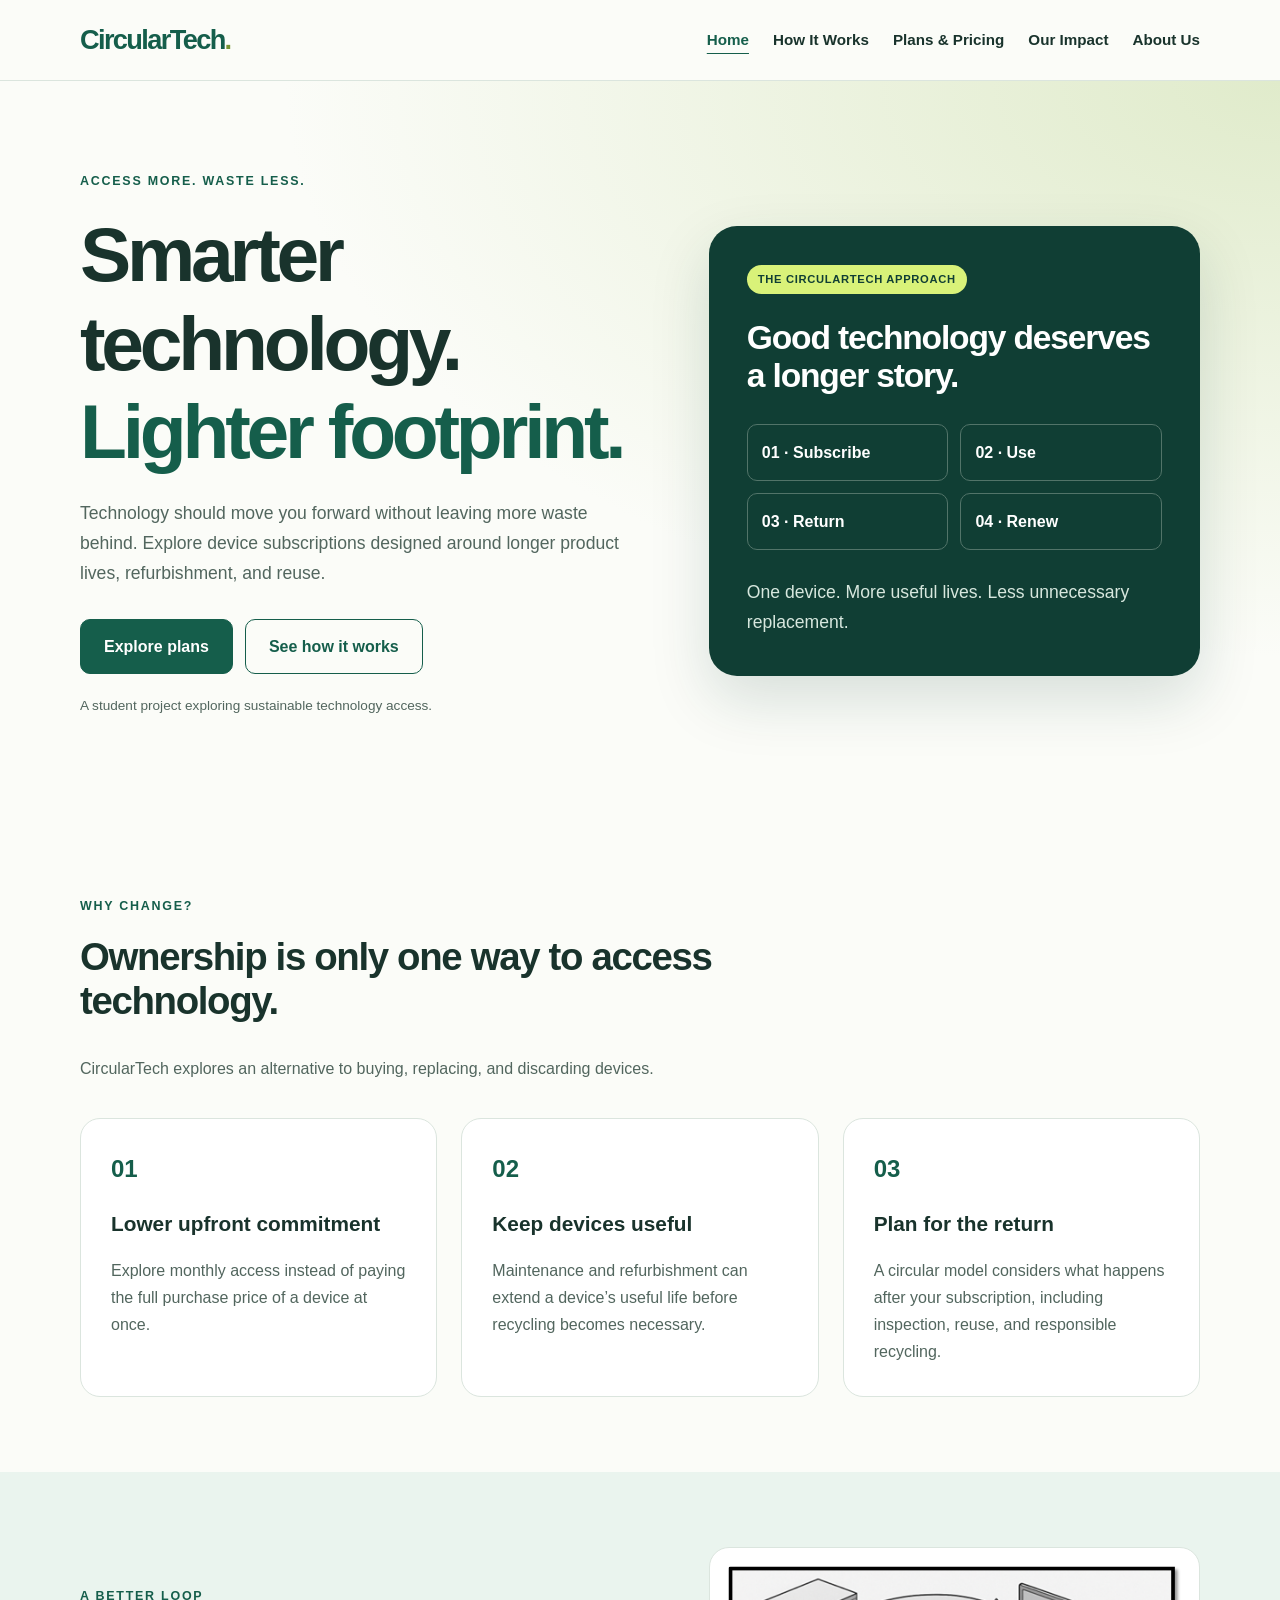
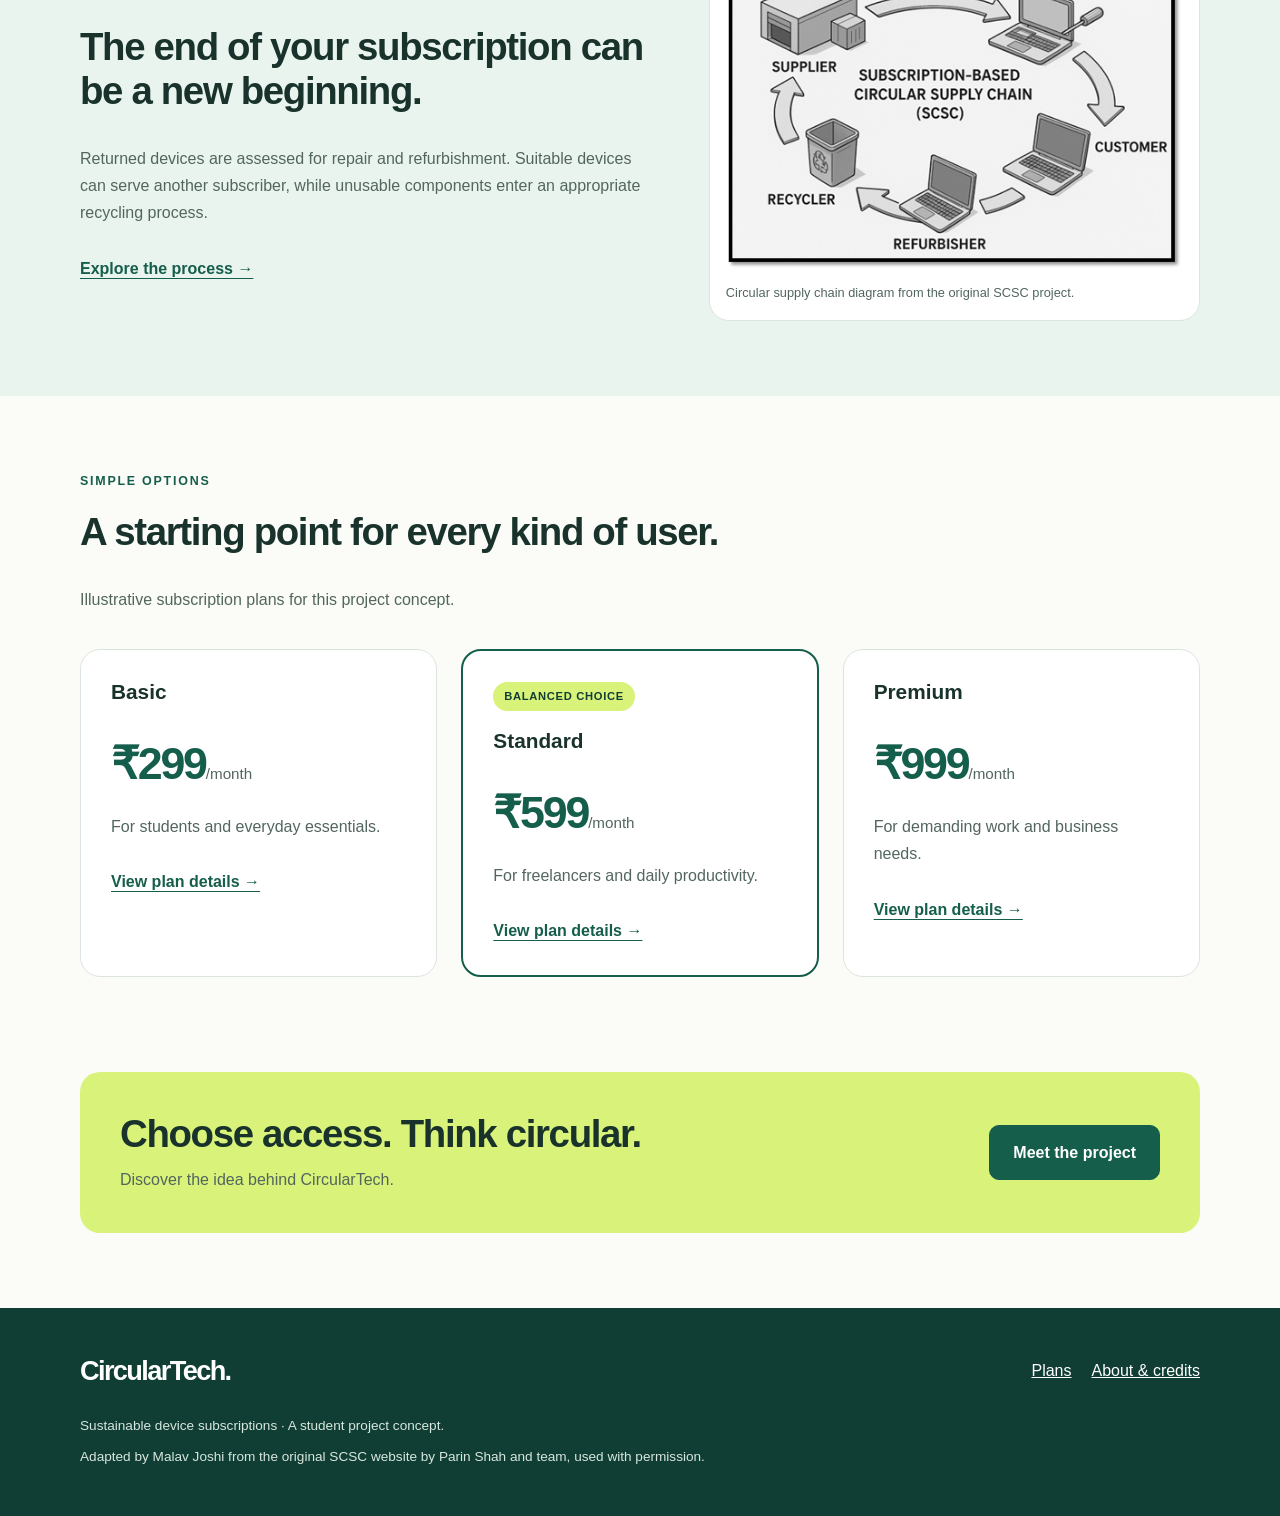
<file: index.html>
<!DOCTYPE html>
<html lang="en">
<head>
  <meta charset="UTF-8">
  <meta name="viewport" content="width=device-width, initial-scale=1.0">
  <meta name="description"
        content="Explore CircularTech, a sustainable device subscription concept built around access, refurbishment, and reuse.">
  <title>CircularTech | Sustainable Device Subscriptions</title>
  <link rel="stylesheet" href="css/style.css">
  <script src="js/script.js" defer></script>
</head>
<body>
  <a class="skip-link" href="#main">Skip to content</a>
  <header id="site-header"></header>

  <main id="main">
    <section class="hero">
      <div class="container hero-grid">
        <div>
          <span class="eyebrow">ACCESS MORE. WASTE LESS.</span>
          <h1>Smarter technology.<br><span>Lighter footprint.</span></h1>
          <p>
            Technology should move you forward without leaving more waste
            behind. Explore device subscriptions designed around longer
            product lives, refurbishment, and reuse.
          </p>
          <div class="actions">
            <a class="button" href="plans.html">Explore plans</a>
            <a class="button button-outline" href="how-it-works.html">
              See how it works
            </a>
          </div>
          <p class="small">A student project exploring sustainable technology access.</p>
        </div>

        <aside class="hero-card" aria-label="Our circular approach">
          <span class="pill">THE CIRCULARTECH APPROACH</span>
          <h2>Good technology deserves a longer story.</h2>
          <div class="cycle">
            <span>01 · Subscribe</span>
            <span>02 · Use</span>
            <span>03 · Return</span>
            <span>04 · Renew</span>
          </div>
          <p>One device. More useful lives. Less unnecessary replacement.</p>
        </aside>
      </div>
    </section>

    <section class="section">
      <div class="container">
        <div class="section-heading">
          <span class="eyebrow">WHY CHANGE?</span>
          <h2>Ownership is only one way to access technology.</h2>
          <p>
            CircularTech explores an alternative to buying, replacing,
            and discarding devices.
          </p>
        </div>

        <div class="grid grid-three">
          <article class="card">
            <span class="card-number">01</span>
            <h3>Lower upfront commitment</h3>
            <p>
              Explore monthly access instead of paying the full purchase
              price of a device at once.
            </p>
          </article>
          <article class="card">
            <span class="card-number">02</span>
            <h3>Keep devices useful</h3>
            <p>
              Maintenance and refurbishment can extend a device’s useful
              life before recycling becomes necessary.
            </p>
          </article>
          <article class="card">
            <span class="card-number">03</span>
            <h3>Plan for the return</h3>
            <p>
              A circular model considers what happens after your subscription,
              including inspection, reuse, and responsible recycling.
            </p>
          </article>
        </div>
      </div>
    </section>

    <section class="section section-tint">
      <div class="container split">
        <div>
          <span class="eyebrow">A BETTER LOOP</span>
          <h2>The end of your subscription can be a new beginning.</h2>
          <p>
            Returned devices are assessed for repair and refurbishment.
            Suitable devices can serve another subscriber, while unusable
            components enter an appropriate recycling process.
          </p>
          <a class="text-link" href="how-it-works.html">Explore the process →</a>
        </div>
        <figure class="diagram">
          <img src="images/scsc-diagram.png"
               alt="Original SCSC diagram showing the supplier, customer, refurbisher, and recycler in a circular supply chain."
               loading="lazy">
          <figcaption>
            Circular supply chain diagram from the original SCSC project.
          </figcaption>
        </figure>
      </div>
    </section>

    <section class="section">
      <div class="container">
        <div class="section-heading">
          <span class="eyebrow">SIMPLE OPTIONS</span>
          <h2>A starting point for every kind of user.</h2>
          <p>Illustrative subscription plans for this project concept.</p>
        </div>
        <div class="grid grid-three">
          <article class="card">
            <h3>Basic</h3>
            <p class="price">₹299<span>/month</span></p>
            <p>For students and everyday essentials.</p>
            <a class="text-link" href="plans.html">View plan details →</a>
          </article>
          <article class="card featured">
            <span class="pill">BALANCED CHOICE</span>
            <h3>Standard</h3>
            <p class="price">₹599<span>/month</span></p>
            <p>For freelancers and daily productivity.</p>
            <a class="text-link" href="plans.html">View plan details →</a>
          </article>
          <article class="card">
            <h3>Premium</h3>
            <p class="price">₹999<span>/month</span></p>
            <p>For demanding work and business needs.</p>
            <a class="text-link" href="plans.html">View plan details →</a>
          </article>
        </div>
      </div>
    </section>

    <section class="container banner">
      <div>
        <h2>Choose access. Think circular.</h2>
        <p>Discover the idea behind CircularTech.</p>
      </div>
      <a class="button" href="about.html">Meet the project</a>
    </section>
  </main>

  <footer id="site-footer"></footer>
</body>
</html>
</file>
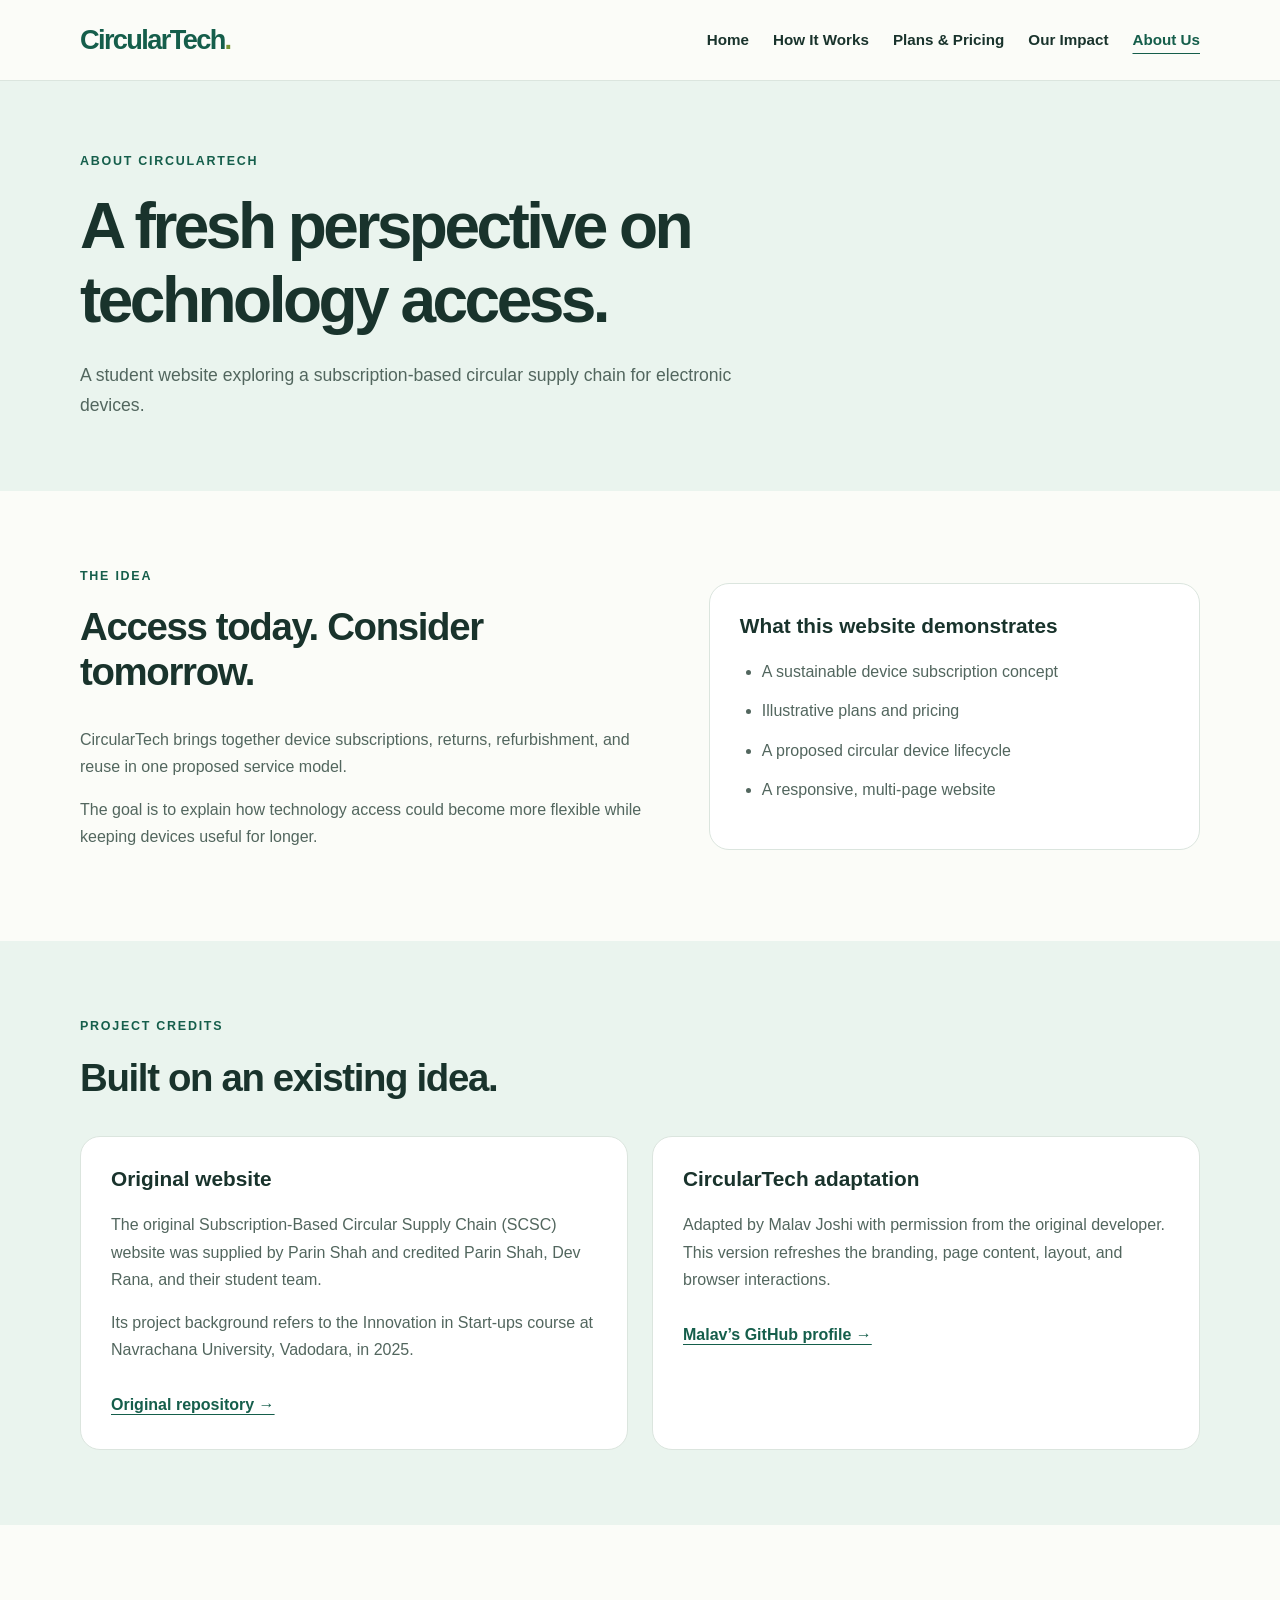
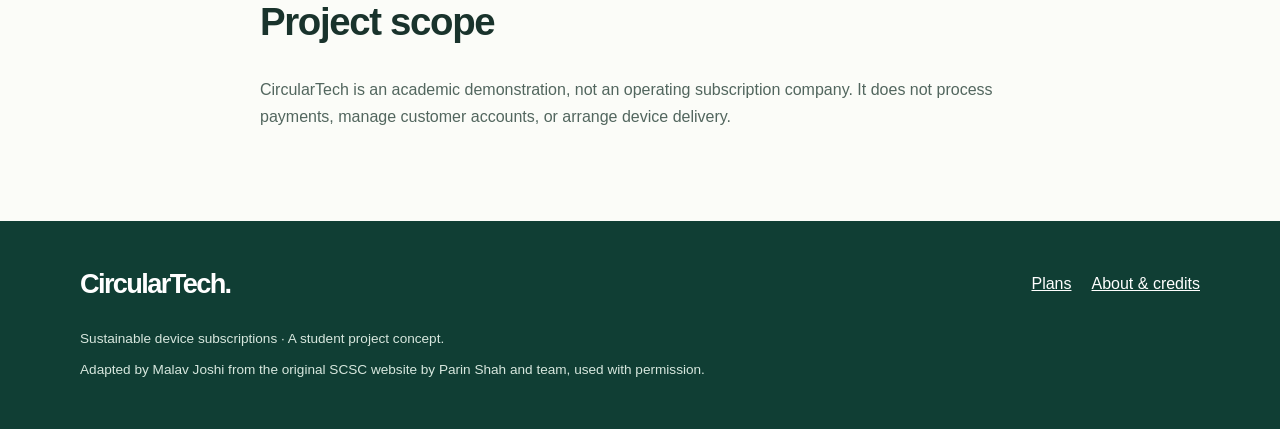
<file: about.html>
<!DOCTYPE html>
<html lang="en">
<head>
  <meta charset="UTF-8">
  <meta name="viewport" content="width=device-width, initial-scale=1.0">
  <meta name="description"
        content="Learn about CircularTech and the original student project behind it.">
  <title>About Us | CircularTech</title>
  <link rel="stylesheet" href="css/style.css">
  <script src="js/script.js" defer></script>
</head>
<body>
  <a class="skip-link" href="#main">Skip to content</a>
  <header id="site-header"></header>

  <main id="main">
    <section class="page-hero">
      <div class="container">
        <span class="eyebrow">ABOUT CIRCULARTECH</span>
        <h1>A fresh perspective on technology access.</h1>
        <p>
          A student website exploring a subscription-based circular
          supply chain for electronic devices.
        </p>
      </div>
    </section>

    <section class="section">
      <div class="container split">
        <div>
          <span class="eyebrow">THE IDEA</span>
          <h2>Access today. Consider tomorrow.</h2>
          <p>
            CircularTech brings together device subscriptions, returns,
            refurbishment, and reuse in one proposed service model.
          </p>
          <p>
            The goal is to explain how technology access could become
            more flexible while keeping devices useful for longer.
          </p>
        </div>
        <article class="card">
          <h3>What this website demonstrates</h3>
          <ul class="feature-list">
            <li>A sustainable device subscription concept</li>
            <li>Illustrative plans and pricing</li>
            <li>A proposed circular device lifecycle</li>
            <li>A responsive, multi-page website</li>
          </ul>
        </article>
      </div>
    </section>

    <section class="section section-tint">
      <div class="container">
        <div class="section-heading">
          <span class="eyebrow">PROJECT CREDITS</span>
          <h2>Built on an existing idea.</h2>
        </div>

        <div class="grid grid-two">
          <article class="card">
            <h3>Original website</h3>
            <p>
              The original Subscription-Based Circular Supply Chain
              (SCSC) website was supplied by Parin Shah and credited
              Parin Shah, Dev Rana, and their student team.
            </p>
            <p>
              Its project background refers to the Innovation in Start-ups
              course at Navrachana University, Vadodara, in 2025.
            </p>
            <a class="text-link"
               href="https://github.com/ParinShah2312/Subscription-Based-Circular-Supply-Chain-">
              Original repository →
            </a>
          </article>

          <article class="card">
            <h3>CircularTech adaptation</h3>
            <p>
              Adapted by Malav Joshi with permission from the original
              developer. This version refreshes the branding, page content,
              layout, and browser interactions.
            </p>
            <a class="text-link" href="https://github.com/malavjoshi003">
              Malav’s GitHub profile →
            </a>
          </article>
        </div>
      </div>
    </section>

    <section class="section">
      <div class="container narrow">
        <h2>Project scope</h2>
        <p>
          CircularTech is an academic demonstration, not an operating
          subscription company. It does not process payments, manage
          customer accounts, or arrange device delivery.
        </p>
      </div>
    </section>
  </main>

  <footer id="site-footer"></footer>
</body>
</html>
</file>
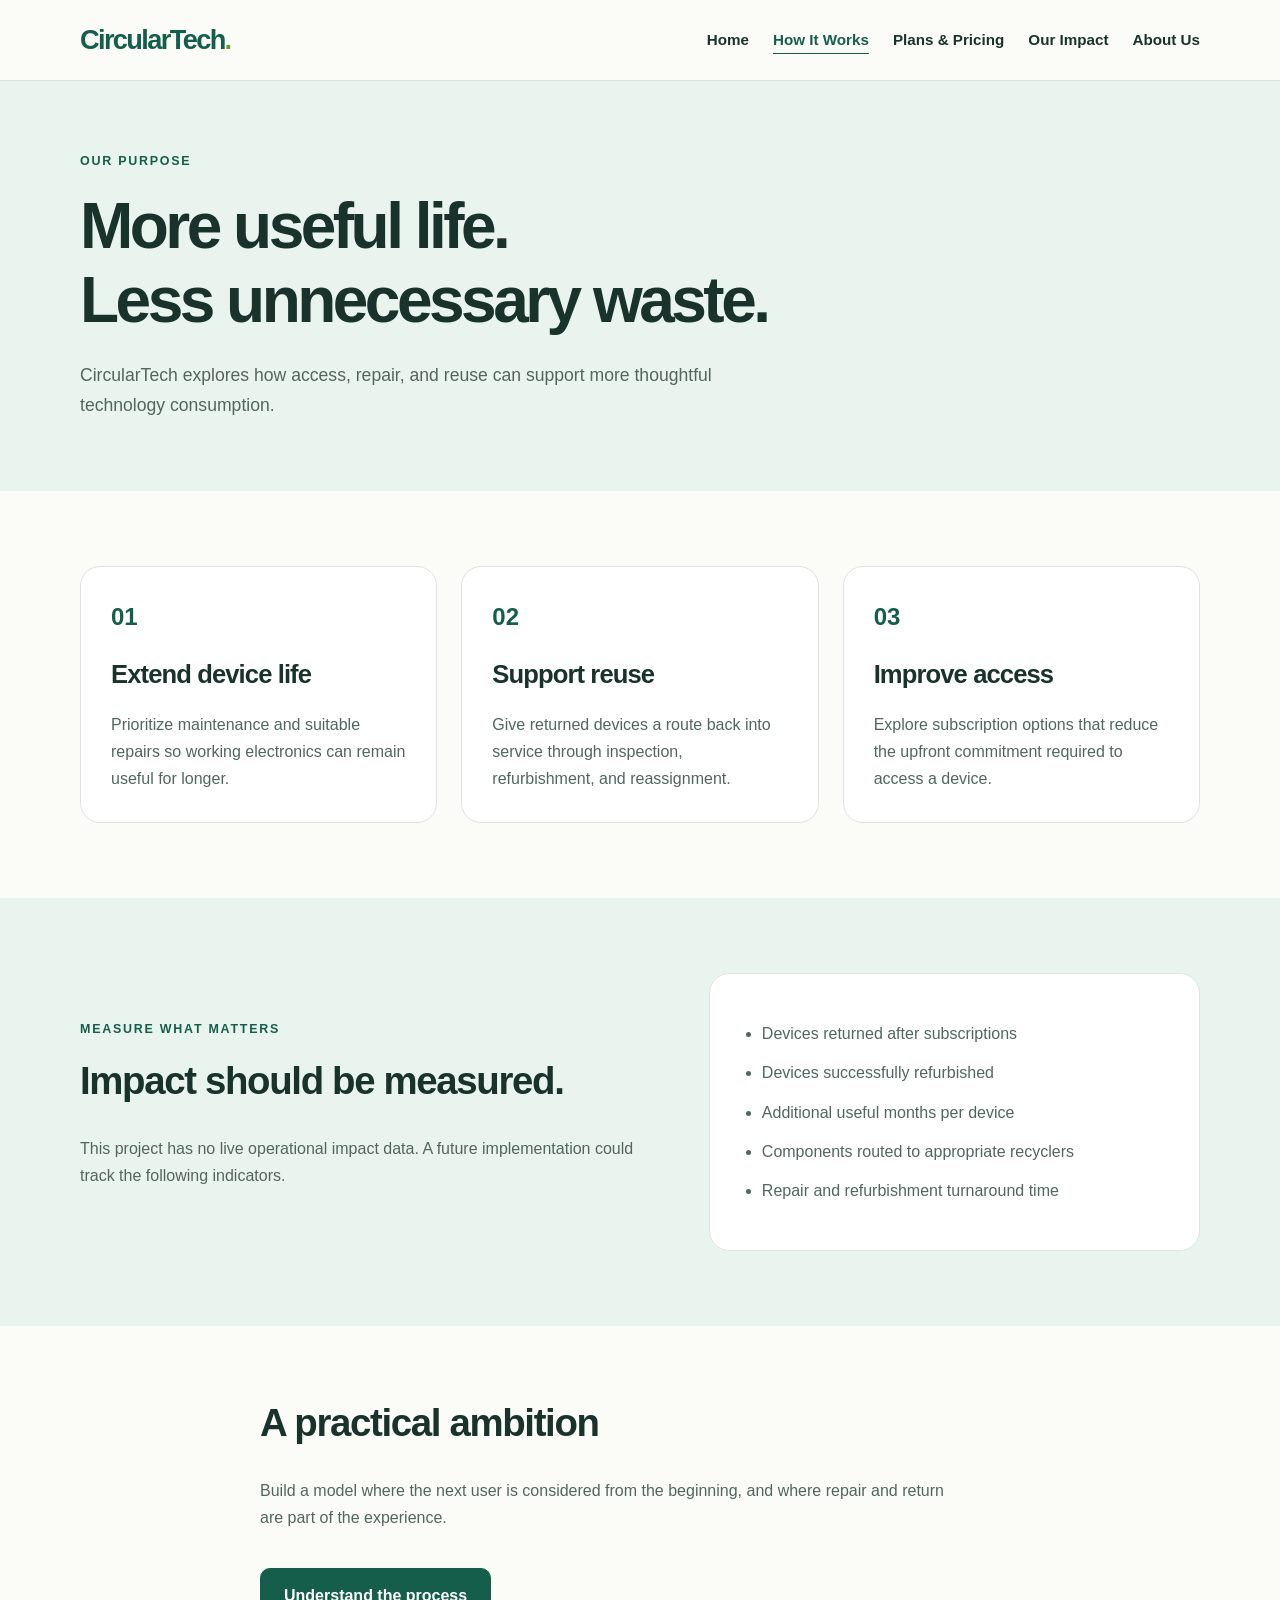
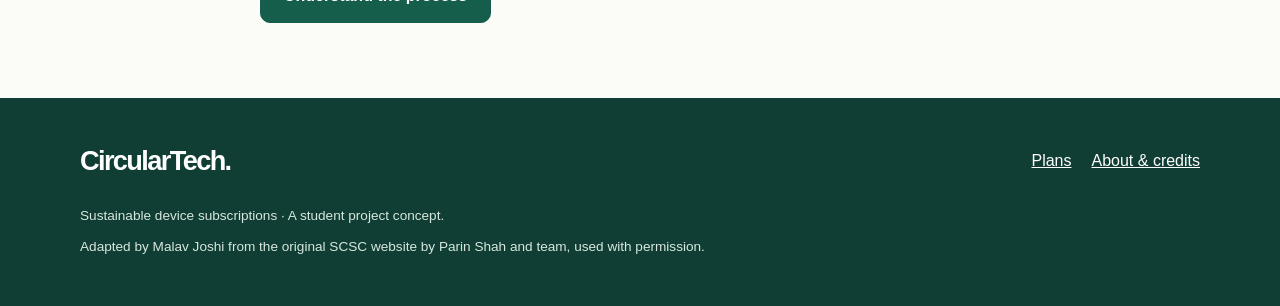
<file: how-it-works.html>
<!DOCTYPE html>
<html lang="en">
<head>
  <meta charset="UTF-8">
  <meta name="viewport" content="width=device-width, initial-scale=1.0">
  <meta name="description"
        content="Explore the environmental and social goals behind CircularTech.">
  <title>Our Impact | CircularTech</title>
  <link rel="stylesheet" href="css/style.css">
  <script src="js/script.js" defer></script>
</head>
<body>
  <a class="skip-link" href="#main">Skip to content</a>
  <header id="site-header"></header>

  <main id="main">
    <section class="page-hero">
      <div class="container">
        <span class="eyebrow">OUR PURPOSE</span>
        <h1>More useful life.<br>Less unnecessary waste.</h1>
        <p>
          CircularTech explores how access, repair, and reuse can support
          more thoughtful technology consumption.
        </p>
      </div>
    </section>

    <section class="section">
      <div class="container">
        <div class="grid grid-three">
          <article class="card">
            <span class="card-number">01</span>
            <h2>Extend device life</h2>
            <p>
              Prioritize maintenance and suitable repairs so working
              electronics can remain useful for longer.
            </p>
          </article>
          <article class="card">
            <span class="card-number">02</span>
            <h2>Support reuse</h2>
            <p>
              Give returned devices a route back into service through
              inspection, refurbishment, and reassignment.
            </p>
          </article>
          <article class="card">
            <span class="card-number">03</span>
            <h2>Improve access</h2>
            <p>
              Explore subscription options that reduce the upfront
              commitment required to access a device.
            </p>
          </article>
        </div>
      </div>
    </section>

    <section class="section section-tint">
      <div class="container split">
        <div>
          <span class="eyebrow">MEASURE WHAT MATTERS</span>
          <h2>Impact should be measured.</h2>
          <p>
            This project has no live operational impact data.
            A future implementation could track the following indicators.
          </p>
        </div>
        <article class="card">
          <ul class="feature-list">
            <li>Devices returned after subscriptions</li>
            <li>Devices successfully refurbished</li>
            <li>Additional useful months per device</li>
            <li>Components routed to appropriate recyclers</li>
            <li>Repair and refurbishment turnaround time</li>
          </ul>
        </article>
      </div>
    </section>

    <section class="section">
      <div class="container narrow">
        <div class="section-heading">
          <h2>A practical ambition</h2>
          <p>
            Build a model where the next user is considered from the
            beginning, and where repair and return are part of the experience.
          </p>
        </div>
        <a class="button" href="how-it-works.html">Understand the process</a>
      </div>
    </section>
  </main>

  <footer id="site-footer"></footer>
</body>
</html>
</file>
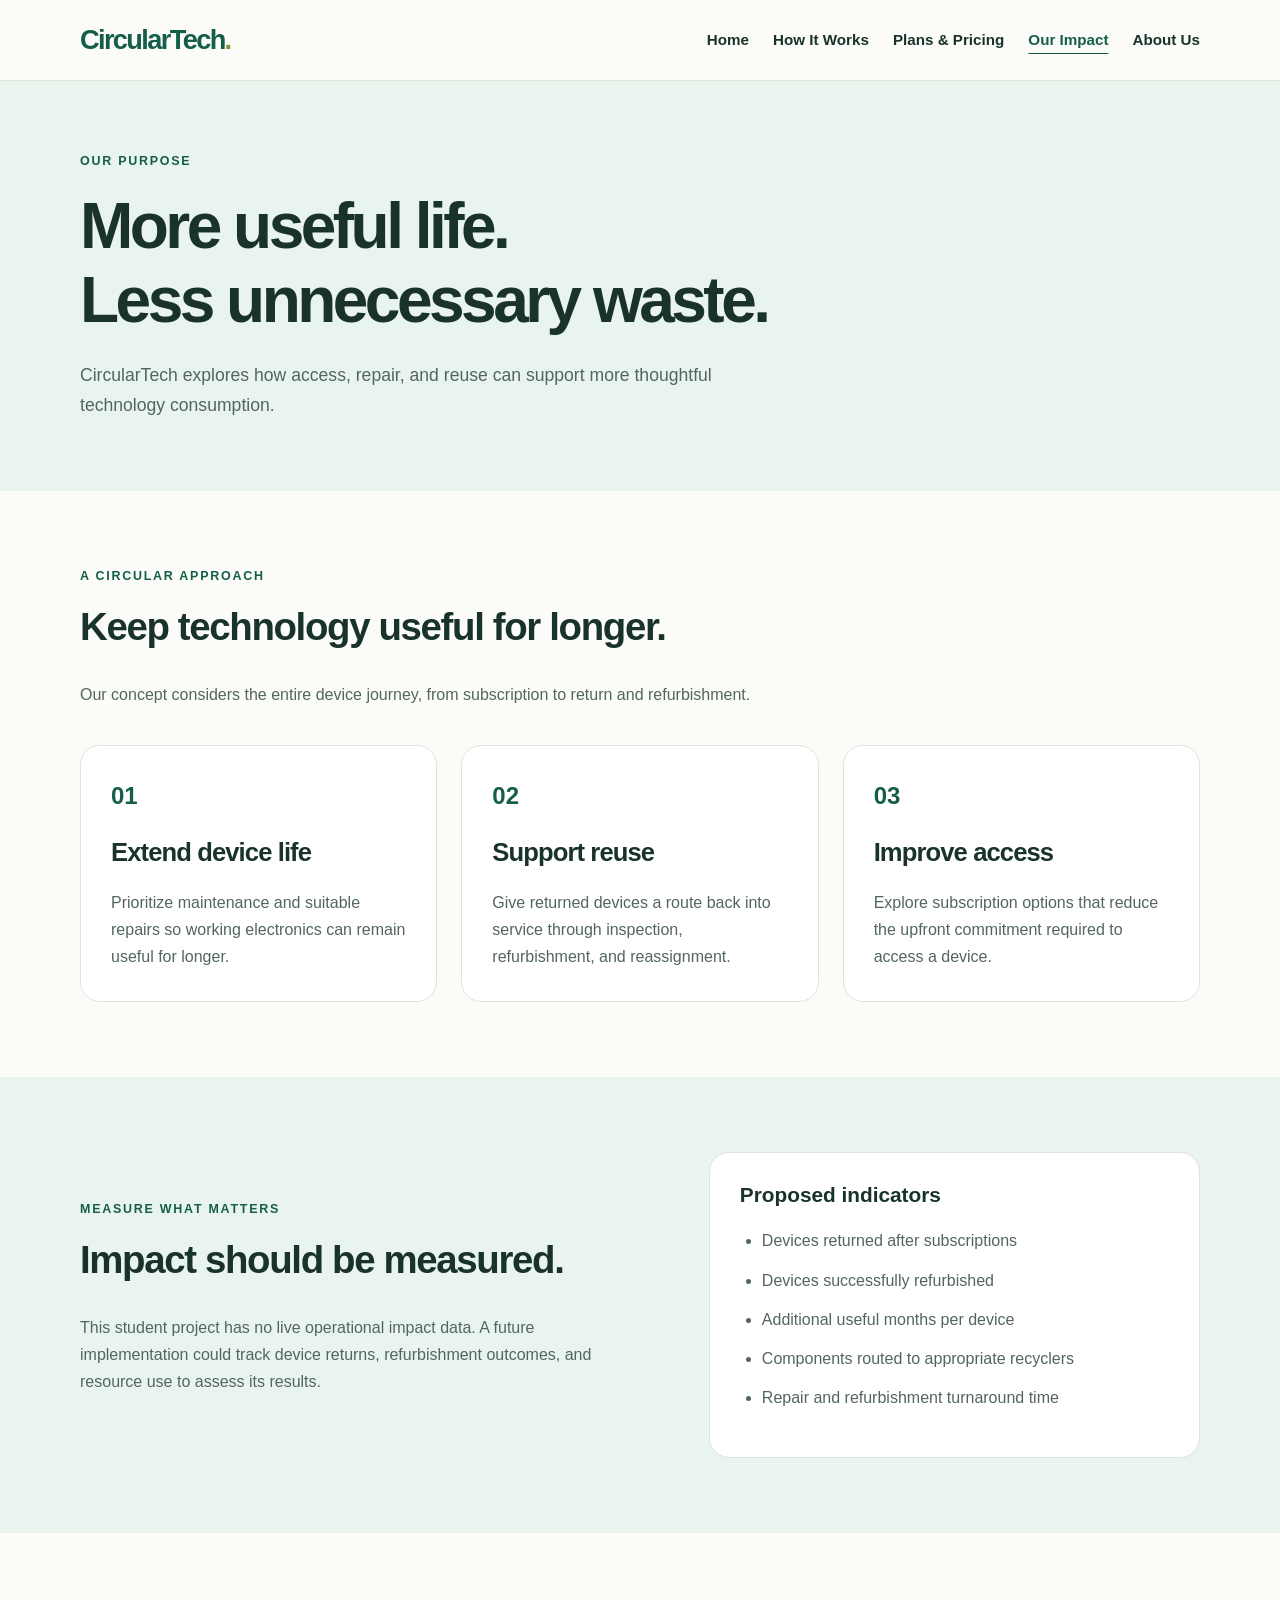
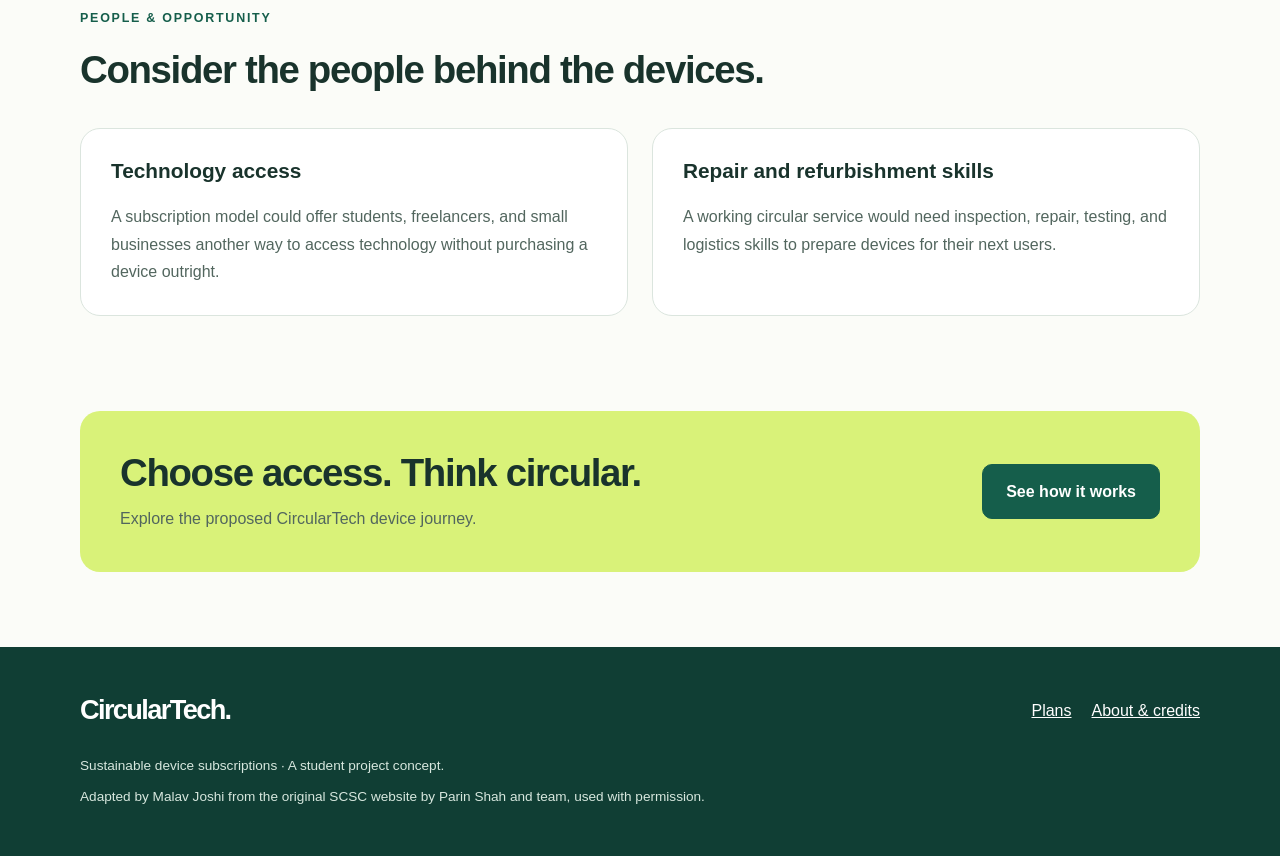
<file: impact.html>
<!DOCTYPE html>
<html lang="en">
<head>
  <meta charset="UTF-8">
  <meta name="viewport" content="width=device-width, initial-scale=1.0">
  <meta name="description"
        content="Explore the environmental and social goals behind CircularTech.">

  <title>Our Impact | CircularTech</title>

  <link rel="stylesheet" href="css/style.css">
  <script src="js/script.js" defer></script>
</head>
<body>
  <a class="skip-link" href="#main">Skip to content</a>

  <header id="site-header"></header>

  <main id="main">
    <section class="page-hero">
      <div class="container">
        <span class="eyebrow">OUR PURPOSE</span>
        <h1>More useful life.<br>Less unnecessary waste.</h1>
        <p>
          CircularTech explores how access, repair, and reuse can
          support more thoughtful technology consumption.
        </p>
      </div>
    </section>

    <section class="section">
      <div class="container">
        <div class="section-heading">
          <span class="eyebrow">A CIRCULAR APPROACH</span>
          <h2>Keep technology useful for longer.</h2>
          <p>
            Our concept considers the entire device journey,
            from subscription to return and refurbishment.
          </p>
        </div>

        <div class="grid grid-three">
          <article class="card">
            <span class="card-number">01</span>
            <h2>Extend device life</h2>
            <p>
              Prioritize maintenance and suitable repairs so
              working electronics can remain useful for longer.
            </p>
          </article>

          <article class="card">
            <span class="card-number">02</span>
            <h2>Support reuse</h2>
            <p>
              Give returned devices a route back into service
              through inspection, refurbishment, and reassignment.
            </p>
          </article>

          <article class="card">
            <span class="card-number">03</span>
            <h2>Improve access</h2>
            <p>
              Explore subscription options that reduce the
              upfront commitment required to access a device.
            </p>
          </article>
        </div>
      </div>
    </section>

    <section class="section section-tint">
      <div class="container split">
        <div>
          <span class="eyebrow">MEASURE WHAT MATTERS</span>
          <h2>Impact should be measured.</h2>
          <p>
            This student project has no live operational impact
            data. A future implementation could track device
            returns, refurbishment outcomes, and resource use
            to assess its results.
          </p>
        </div>

        <article class="card">
          <h3>Proposed indicators</h3>
          <ul class="feature-list">
            <li>Devices returned after subscriptions</li>
            <li>Devices successfully refurbished</li>
            <li>Additional useful months per device</li>
            <li>Components routed to appropriate recyclers</li>
            <li>Repair and refurbishment turnaround time</li>
          </ul>
        </article>
      </div>
    </section>

    <section class="section">
      <div class="container">
        <div class="section-heading">
          <span class="eyebrow">PEOPLE & OPPORTUNITY</span>
          <h2>Consider the people behind the devices.</h2>
        </div>

        <div class="grid grid-two">
          <article class="card">
            <h3>Technology access</h3>
            <p>
              A subscription model could offer students,
              freelancers, and small businesses another way
              to access technology without purchasing a device
              outright.
            </p>
          </article>

          <article class="card">
            <h3>Repair and refurbishment skills</h3>
            <p>
              A working circular service would need inspection,
              repair, testing, and logistics skills to prepare
              devices for their next users.
            </p>
          </article>
        </div>
      </div>
    </section>

    <section class="container banner">
      <div>
        <h2>Choose access. Think circular.</h2>
        <p>Explore the proposed CircularTech device journey.</p>
      </div>
      <a class="button" href="how-it-works.html">
        See how it works
      </a>
    </section>
  </main>

  <footer id="site-footer"></footer>
</body>
</html>
</file>
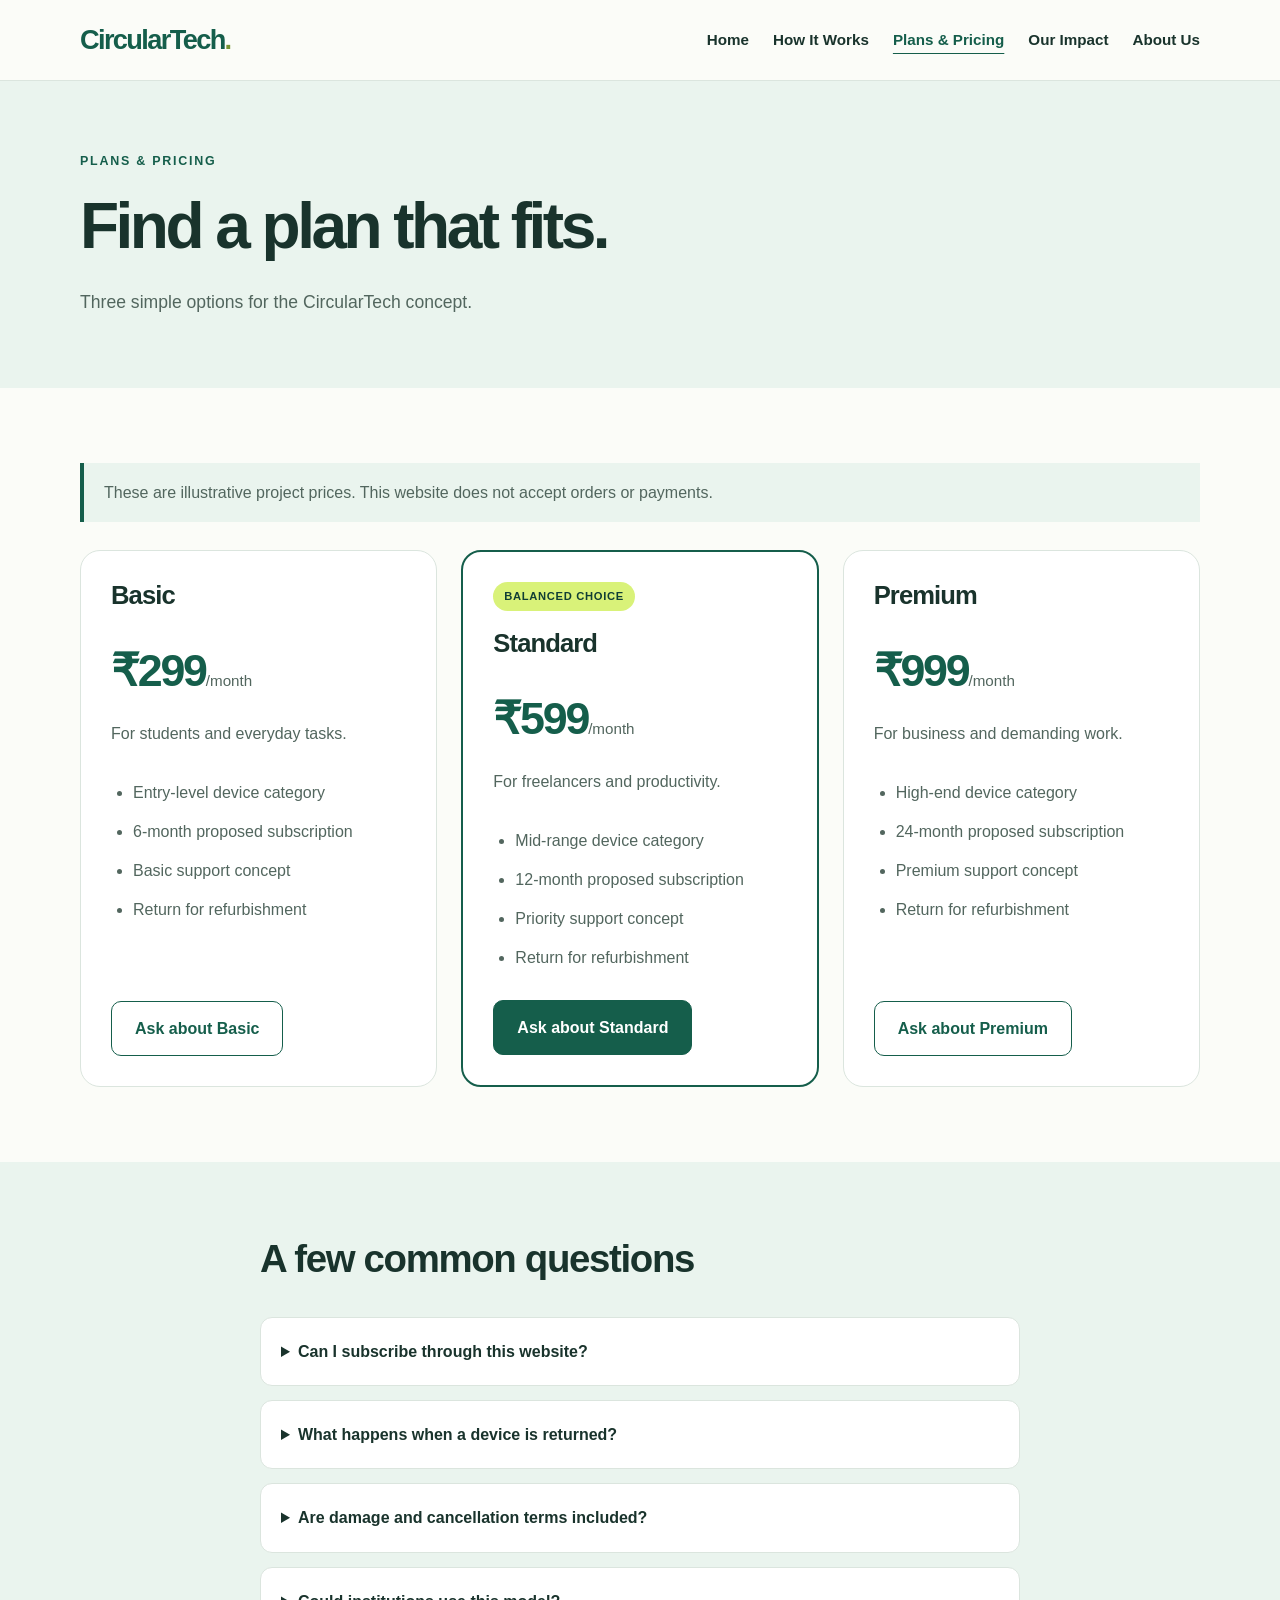
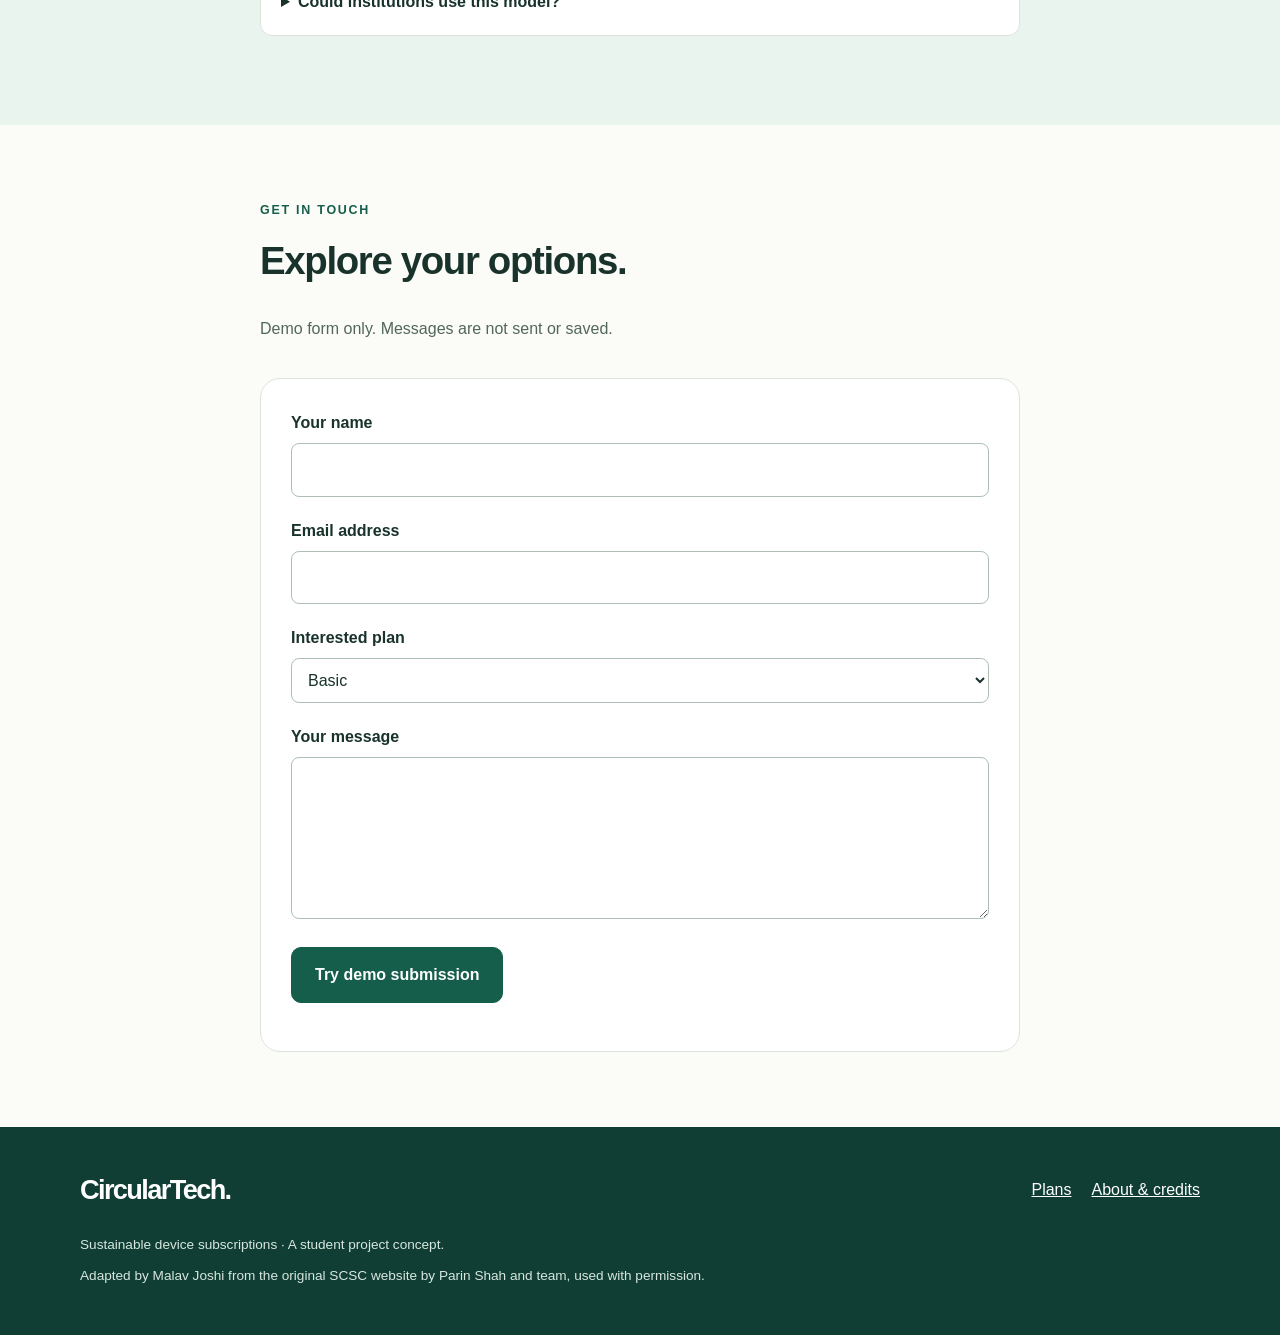
<file: plans.html>
<!DOCTYPE html>
<html lang="en">
<head>
  <meta charset="UTF-8">
  <meta name="viewport" content="width=device-width, initial-scale=1.0">
  <meta name="description"
        content="Compare illustrative CircularTech device subscription plans.">
  <title>Plans & Pricing | CircularTech</title>
  <link rel="stylesheet" href="css/style.css">
  <script src="js/script.js" defer></script>
</head>
<body>
  <a class="skip-link" href="#main">Skip to content</a>
  <header id="site-header"></header>

  <main id="main">
    <section class="page-hero">
      <div class="container">
        <span class="eyebrow">PLANS & PRICING</span>
        <h1>Find a plan that fits.</h1>
        <p>Three simple options for the CircularTech concept.</p>
      </div>
    </section>

    <section class="section">
      <div class="container">
        <p class="notice">
          These are illustrative project prices. This website does not
          accept orders or payments.
        </p>

        <div class="grid grid-three">
          <article class="card plan-card">
            <h2>Basic</h2>
            <p class="price">₹299<span>/month</span></p>
            <p>For students and everyday tasks.</p>
            <ul class="feature-list">
              <li>Entry-level device category</li>
              <li>6-month proposed subscription</li>
              <li>Basic support concept</li>
              <li>Return for refurbishment</li>
            </ul>
            <a class="button button-outline" href="#contact">Ask about Basic</a>
          </article>

          <article class="card plan-card featured">
            <span class="pill">BALANCED CHOICE</span>
            <h2>Standard</h2>
            <p class="price">₹599<span>/month</span></p>
            <p>For freelancers and productivity.</p>
            <ul class="feature-list">
              <li>Mid-range device category</li>
              <li>12-month proposed subscription</li>
              <li>Priority support concept</li>
              <li>Return for refurbishment</li>
            </ul>
            <a class="button" href="#contact">Ask about Standard</a>
          </article>

          <article class="card plan-card">
            <h2>Premium</h2>
            <p class="price">₹999<span>/month</span></p>
            <p>For business and demanding work.</p>
            <ul class="feature-list">
              <li>High-end device category</li>
              <li>24-month proposed subscription</li>
              <li>Premium support concept</li>
              <li>Return for refurbishment</li>
            </ul>
            <a class="button button-outline" href="#contact">Ask about Premium</a>
          </article>
        </div>
      </div>
    </section>

    <section class="section section-tint">
      <div class="container narrow">
        <div class="section-heading">
          <h2>A few common questions</h2>
        </div>

        <details>
          <summary>Can I subscribe through this website?</summary>
          <p>
            This is a student demonstration. Real subscriptions, checkout,
            and device delivery are not available.
          </p>
        </details>
        <details>
          <summary>What happens when a device is returned?</summary>
          <p>
            The proposed process includes inspection, data erasure,
            repair where suitable, and reuse or appropriate recycling.
          </p>
        </details>
        <details>
          <summary>Are damage and cancellation terms included?</summary>
          <p>
            Final commercial terms have not been implemented. A real service
            would need clear damage, cancellation, warranty, and return policies.
          </p>
        </details>
        <details>
          <summary>Could institutions use this model?</summary>
          <p>
            The concept could be adapted for schools or businesses needing
            access to multiple devices.
          </p>
        </details>
      </div>
    </section>

    <section class="section" id="contact">
      <div class="container narrow">
        <div class="section-heading">
          <span class="eyebrow">GET IN TOUCH</span>
          <h2>Explore your options.</h2>
          <p>Demo form only. Messages are not sent or saved.</p>
        </div>

        <form id="contact-form" class="card">
          <label for="name">Your name</label>
          <input id="name" name="name" autocomplete="name"
                 maxlength="100" required>

          <label for="email">Email address</label>
          <input type="email" id="email" name="email"
                 autocomplete="email" maxlength="254" required>

          <label for="plan">Interested plan</label>
          <select id="plan" name="plan">
            <option value="basic">Basic</option>
            <option value="standard">Standard</option>
            <option value="premium">Premium</option>
            <option value="institutional">Institutional</option>
          </select>

          <label for="message">Your message</label>
          <textarea id="message" name="message" rows="5"
                    maxlength="2000" required></textarea>

          <button class="button" type="submit">Try demo submission</button>
          <p id="form-status" class="form-status"
             role="status" aria-live="polite"></p>
        </form>
      </div>
    </section>
  </main>

  <footer id="site-footer"></footer>
</body>
</html>
</file>
<file: css/style.css>
:root {
  --green: #155e4b;
  --green-dark: #103e34;
  --mint: #eaf4ee;
  --accent: #d9f279;
  --ink: #19332c;
  --muted: #52665e;
  --border: #dbe5de;
  --paper: #fbfcf8;
  --white: #ffffff;
  --radius: 20px;
}

* {
  box-sizing: border-box;
}

html {
  scroll-behavior: smooth;
  scroll-padding-top: 100px;
}

body {
  margin: 0;
  font-family: "Segoe UI", Arial, sans-serif;
  color: var(--ink);
  background: var(--paper);
  line-height: 1.7;
}

a {
  color: inherit;
}

img {
  display: block;
  max-width: 100%;
}

h1,
h2,
h3,
p {
  margin-top: 0;
}

h1,
h2,
h3 {
  line-height: 1.15;
}

h1 {
  font-size: clamp(2.5rem, 6vw, 5rem);
  letter-spacing: -0.055em;
  margin-bottom: 24px;
}

h2 {
  font-size: clamp(1.8rem, 3vw, 2.7rem);
  letter-spacing: -0.035em;
}

h3 {
  font-size: 1.3rem;
}

p {
  color: var(--muted);
}

button,
input,
select,
textarea {
  font: inherit;
}

button,
summary {
  cursor: pointer;
}

:focus-visible {
  outline: 3px solid #b25917;
  outline-offset: 4px;
}

.container {
  width: min(1120px, 90%);
  margin-inline: auto;
}

.narrow {
  max-width: 760px;
}

.skip-link {
  position: absolute;
  top: -100px;
  left: 16px;
  z-index: 100;
  padding: 12px 20px;
  background: var(--white);
}

.skip-link:focus {
  top: 12px;
}

#site-header {
  position: sticky;
  top: 0;
  z-index: 20;
  background: rgba(251, 252, 248, 0.97);
  border-bottom: 1px solid var(--border);
}

.navbar {
  min-height: 80px;
  display: flex;
  align-items: center;
  justify-content: space-between;
  gap: 24px;
}

.brand {
  color: var(--green);
  font-size: 1.7rem;
  font-weight: 800;
  letter-spacing: -0.06em;
  text-decoration: none;
}

.brand-dot {
  color: #789333;
}

.nav-links {
  display: flex;
  align-items: center;
  gap: 24px;
}

.nav-links a {
  font-size: 0.95rem;
  text-decoration: none;
  font-weight: 600;
  padding-block: 8px;
}

.nav-links a:hover,
.nav-links a[aria-current="page"] {
  color: var(--green);
  text-decoration: underline;
  text-underline-offset: 8px;
}

.menu-toggle {
  display: none;
  border: 1px solid var(--border);
  border-radius: 10px;
  background: var(--white);
  padding: 8px 14px;
  color: var(--ink);
}

.hero {
  padding: 90px 0;
  background:
    radial-gradient(ellipse at top right, #e0ebcb, transparent 55%),
    var(--paper);
}

.hero-grid,
.split {
  display: grid;
  grid-template-columns: 1.15fr 1fr;
  gap: 64px;
  align-items: center;
}

.hero h1 span {
  color: var(--green);
}

.hero p {
  max-width: 570px;
  font-size: 1.1rem;
}

.eyebrow {
  display: block;
  margin-bottom: 18px;
  color: var(--green);
  font-size: 0.78rem;
  font-weight: 800;
  letter-spacing: 0.14em;
}

.actions {
  display: flex;
  flex-wrap: wrap;
  gap: 12px;
  margin: 30px 0 20px;
}

.button {
  display: inline-flex;
  align-items: center;
  justify-content: center;
  padding: 13px 23px;
  border: 1px solid var(--green);
  border-radius: 10px;
  background: var(--green);
  color: var(--white);
  font-weight: 700;
  text-decoration: none;
  transition: background 0.2s, transform 0.2s;
}

.button:hover {
  background: var(--green-dark);
  transform: translateY(-2px);
}

.button-outline {
  background: transparent;
  color: var(--green);
}

.button-outline:hover {
  background: var(--mint);
}

.hero-card {
  padding: 38px;
  border-radius: 28px;
  background: var(--green-dark);
  color: var(--white);
  box-shadow: 0 24px 60px rgba(16, 62, 52, 0.15);
}

.hero-card h2 {
  margin-top: 25px;
  font-size: 2.1rem;
}

.hero-card p {
  color: #d7e7de;
  margin-bottom: 0;
}

.pill {
  display: inline-block;
  background: var(--accent);
  color: var(--green-dark);
  padding: 5px 11px;
  border-radius: 100px;
  font-size: 0.7rem;
  font-weight: 800;
  letter-spacing: 0.06em;
}

.cycle {
  display: grid;
  grid-template-columns: 1fr 1fr;
  gap: 12px;
  margin: 28px 0;
}

.cycle span {
  padding: 14px;
  border: 1px solid #527469;
  border-radius: 10px;
  font-weight: 600;
}

.section {
  padding: 75px 0;
}

.section-tint {
  background: var(--mint);
}

.section-heading {
  max-width: 690px;
  margin-bottom: 36px;
}

.grid {
  display: grid;
  gap: 24px;
}

.grid-three {
  grid-template-columns: repeat(3, 1fr);
}

.grid-two {
  grid-template-columns: repeat(2, 1fr);
}

.card {
  padding: 30px;
  background: var(--white);
  border: 1px solid var(--border);
  border-radius: var(--radius);
}

.card p:last-child {
  margin-bottom: 0;
}

.card h2 {
  font-size: 1.6rem;
}

.card-number {
  display: inline-block;
  margin-bottom: 22px;
  font-weight: 800;
  font-size: 1.5rem;
  color: var(--green);
}

.featured {
  border: 2px solid var(--green);
}

.featured .pill {
  margin-bottom: 18px;
}

.price {
  font-size: 2.8rem;
  font-weight: 800;
  color: var(--green);
  letter-spacing: -0.05em;
  margin-bottom: 12px;
}

.price span {
  font-size: 0.95rem;
  font-weight: 500;
  letter-spacing: 0;
  color: var(--muted);
}

.text-link {
  display: inline-block;
  margin-top: 12px;
  color: var(--green);
  font-weight: 700;
  text-underline-offset: 4px;
}

.diagram {
  margin: 0;
  padding: 16px;
  background: var(--white);
  border: 1px solid var(--border);
  border-radius: var(--radius);
}

.diagram img {
  width: 100%;
  height: auto;
  border-radius: 10px;
}

figcaption {
  margin-top: 12px;
  color: var(--muted);
  font-size: 0.8rem;
}

.banner {
  display: flex;
  align-items: center;
  justify-content: space-between;
  gap: 28px;
  margin-top: 20px;
  margin-bottom: 75px;
  padding: 40px;
  background: var(--accent);
  border-radius: var(--radius);
}

.banner h2 {
  margin-bottom: 10px;
}

.banner p {
  margin-bottom: 0;
}

.page-hero {
  padding: 70px 0;
  background: var(--mint);
}

.page-hero h1 {
  max-width: 850px;
  font-size: clamp(2.5rem, 5vw, 4rem);
}

.page-hero p {
  max-width: 680px;
  font-size: 1.1rem;
  margin-bottom: 0;
}

.feature-list,
.process-list {
  padding-left: 22px;
  color: var(--muted);
}

.feature-list li,
.process-list li {
  margin-bottom: 12px;
}

.plan-card {
  display: flex;
  flex-direction: column;
  align-items: flex-start;
}

.plan-card .feature-list {
  flex-grow: 1;
}

.notice {
  padding: 16px 20px;
  margin-bottom: 28px;
  border-left: 4px solid var(--green);
  background: var(--mint);
}

details {
  margin-bottom: 14px;
  padding: 20px;
  border: 1px solid var(--border);
  border-radius: 12px;
  background: var(--white);
}

summary {
  font-weight: 700;
}

details p {
  margin: 16px 0 0;
}

label {
  display: block;
  font-weight: 600;
  margin-bottom: 7px;
}

input,
select,
textarea {
  width: 100%;
  padding: 12px;
  margin-bottom: 20px;
  border: 1px solid #aebfb3;
  border-radius: 8px;
  color: var(--ink);
  background: var(--white);
}

textarea {
  resize: vertical;
}

.form-status {
  margin: 18px 0 0;
  color: var(--green);
  font-weight: 600;
}

.small {
  font-size: 0.85rem !important;
}

#site-footer {
  padding: 40px 0;
  background: var(--green-dark);
}

.footer-top {
  display: flex;
  justify-content: space-between;
  align-items: center;
  gap: 24px;
  margin-bottom: 20px;
}

#site-footer .brand,
#site-footer a {
  color: var(--white);
}

#site-footer p {
  color: #d7e7de;
  font-size: 0.85rem;
  margin-bottom: 8px;
}

.footer-links {
  display: flex;
  gap: 20px;
}

@media (max-width: 850px) {
  .hero-grid,
  .split,
  .grid-three,
  .grid-two {
    grid-template-columns: 1fr;
  }

  .hero-grid,
  .split {
    gap: 36px;
  }

  .hero,
  .section,
  .page-hero {
    padding: 50px 0;
  }

  .navbar {
    flex-wrap: wrap;
    gap: 0;
    padding-block: 16px;
  }

  .nav-links {
    width: 100%;
    flex-wrap: wrap;
    gap: 10px 20px;
    padding-top: 16px;
  }

  .js .menu-toggle {
    display: block;
  }

  .js .nav-links {
    display: none;
  }

  .js .nav-links.is-open {
    display: flex;
    flex-direction: column;
    align-items: flex-start;
  }

  .banner,
  .footer-top {
    flex-direction: column;
    align-items: flex-start;
  }

  .banner {
    padding: 28px;
  }
}

@media (prefers-reduced-motion: reduce) {
  html {
    scroll-behavior: auto;
  }

  *,
  *::before,
  *::after {
    transition: none !important;
    animation: none !important;
  }
}
</file>
